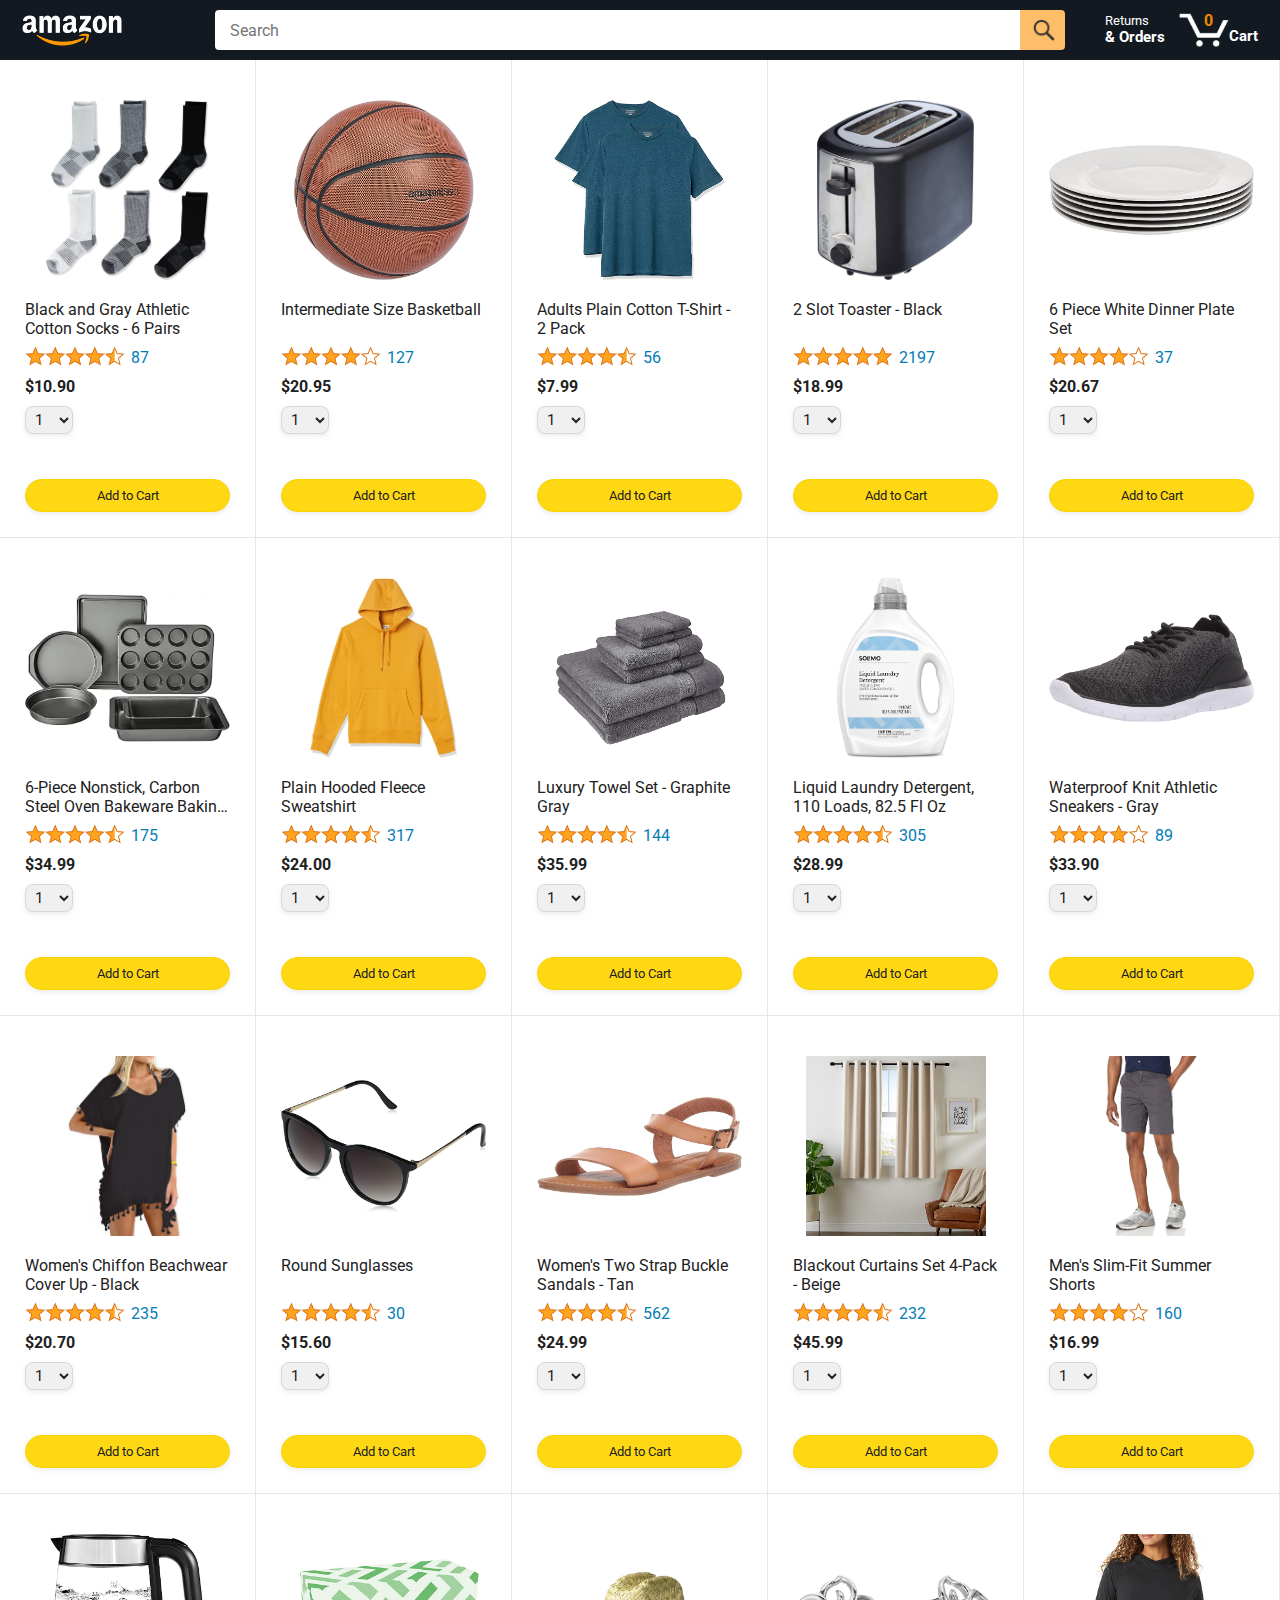
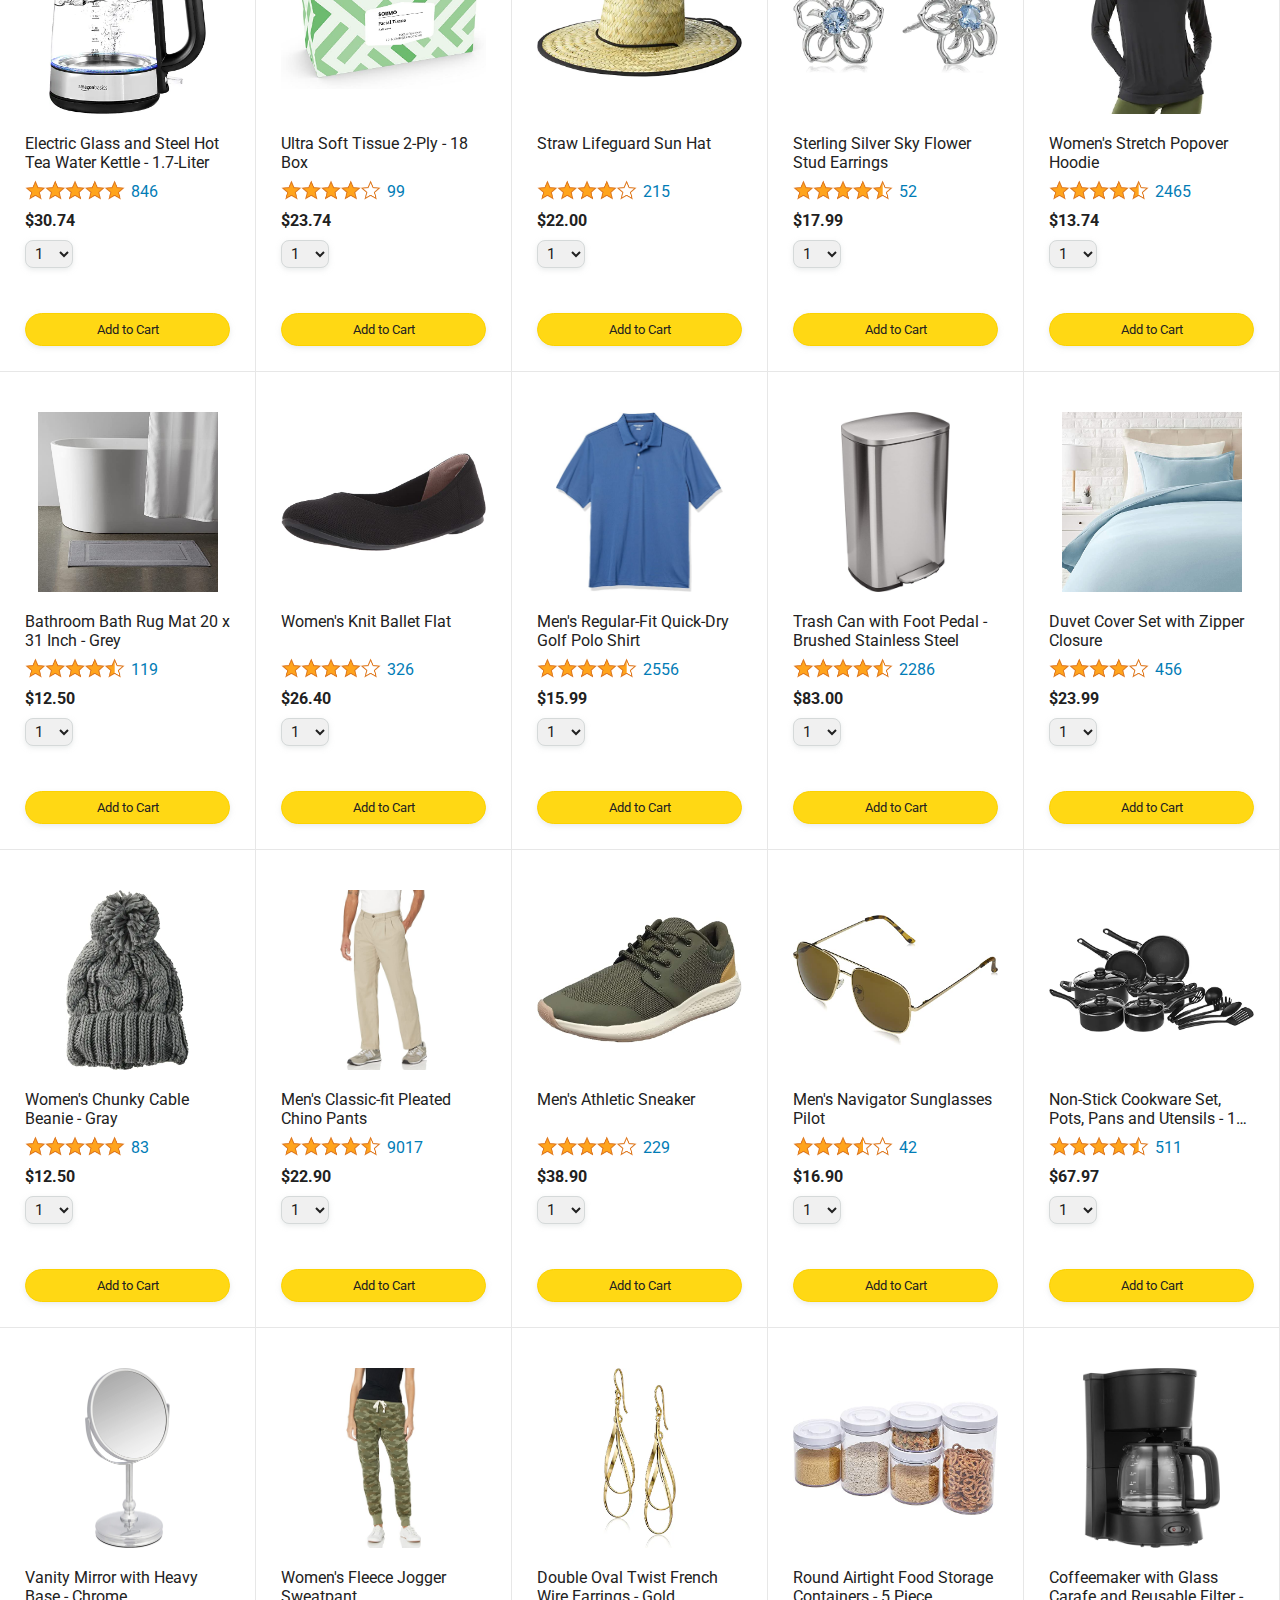
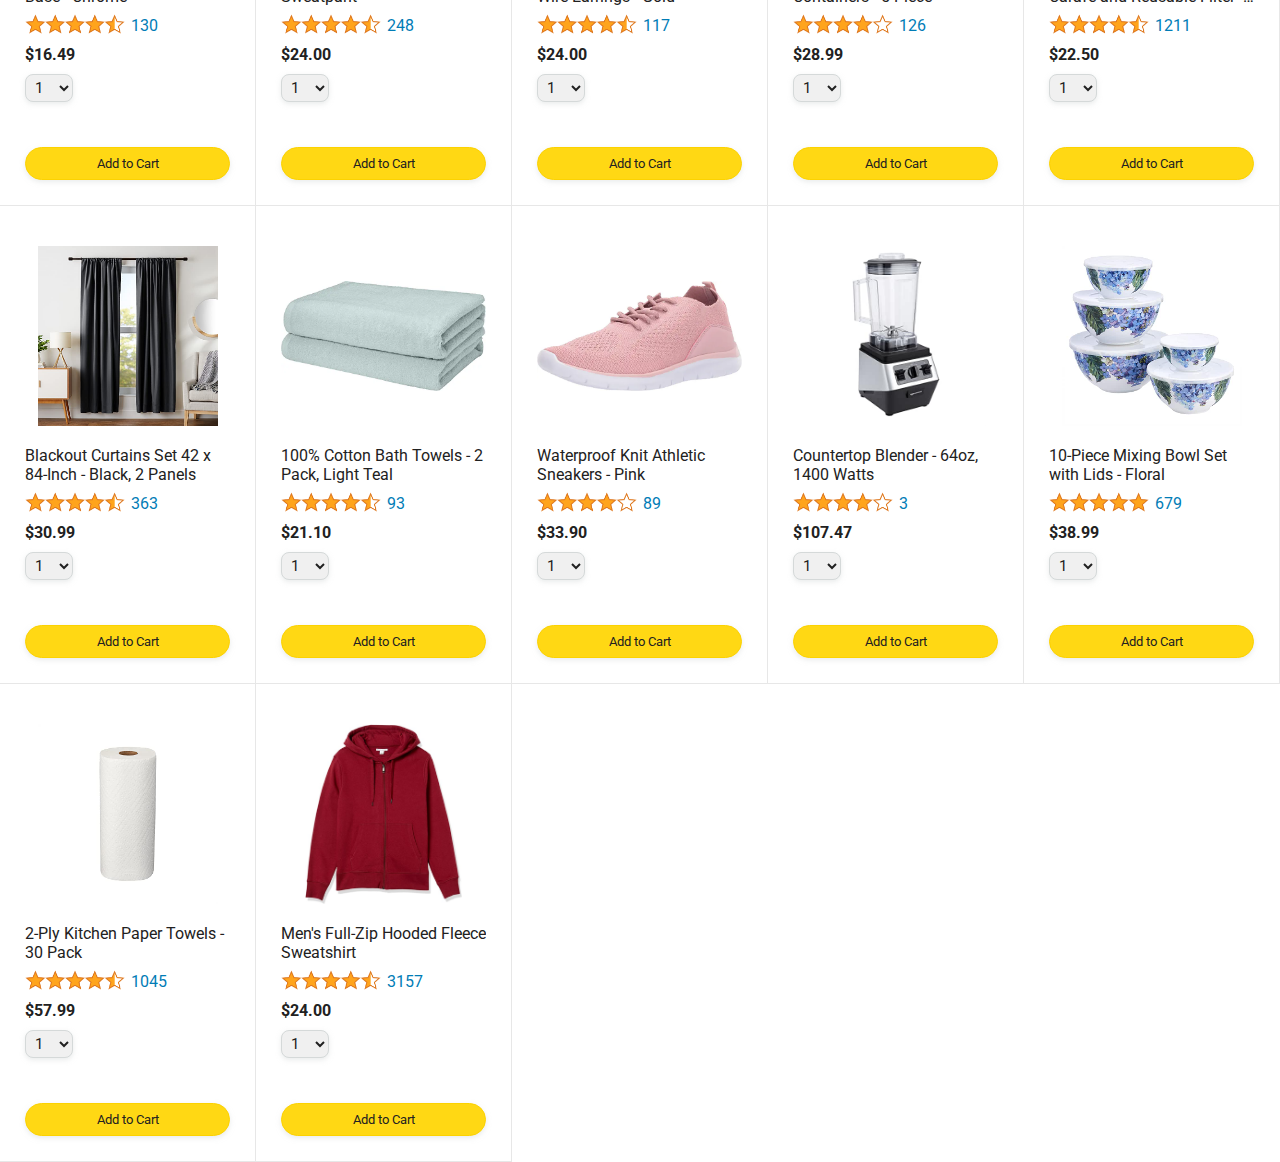
<file: index.html>
<!DOCTYPE html>
<html>
  <head>
    <title>Amazon Project</title>

    <!-- This code is needed for responsive design to work.
      (Responsive design = make the website look good on
      smaller screen sizes like a phone or a tablet). -->
    <meta name="viewport" content="width=device-width, initial-scale=1">

    <!-- Load a font called Roboto from Google Fonts. -->
    <link rel="preconnect" href="https://fonts.googleapis.com">
    <link rel="preconnect" href="https://fonts.gstatic.com" crossorigin>
    <link href="https://fonts.googleapis.com/css2?family=Roboto:wght@400;500;700&display=swap" rel="stylesheet">

    <!-- Here are the CSS files for this page. -->
    <link rel="stylesheet" href="styles/shared/general.css">
    <link rel="stylesheet" href="styles/shared/amazon-header.css">
    <link rel="stylesheet" href="styles/pages/amazon.css">
  </head>
  <body>
    <div class="amazon-header">
      <div class="amazon-header-left-section">
        <a href="index.html" class="header-link">
          <img class="amazon-logo"
            src="images/amazon-logo-white.png">
          <img class="amazon-mobile-logo"
            src="images/amazon-mobile-logo-white.png">
        </a>
      </div>

      <div class="amazon-header-middle-section">
        <input class="search-bar" type="text" placeholder="Search">

        <button class="search-button">
          <img class="search-icon" src="images/icons/search-icon.png">
        </button>
      </div>

      <div class="amazon-header-right-section">
        <a class="orders-link header-link" href="orders.html">
          <span class="returns-text">Returns</span>
          <span class="orders-text">& Orders</span>
        </a>

        <a class="cart-link header-link" href="checkout.html">
          <img class="cart-icon" src="images/icons/cart-icon.png">
          <div class="cart-quantity js-cart-quantity"></div>
          <div class="cart-text">Cart</div>
        </a>
      </div>
    </div>
    
    <div class="main">
      <div class="products-grid js-products-grid">

      </div>
    </div>


    <script type="module" src="scripts/amazon.js"></script>
  </body>
</html>
</file>
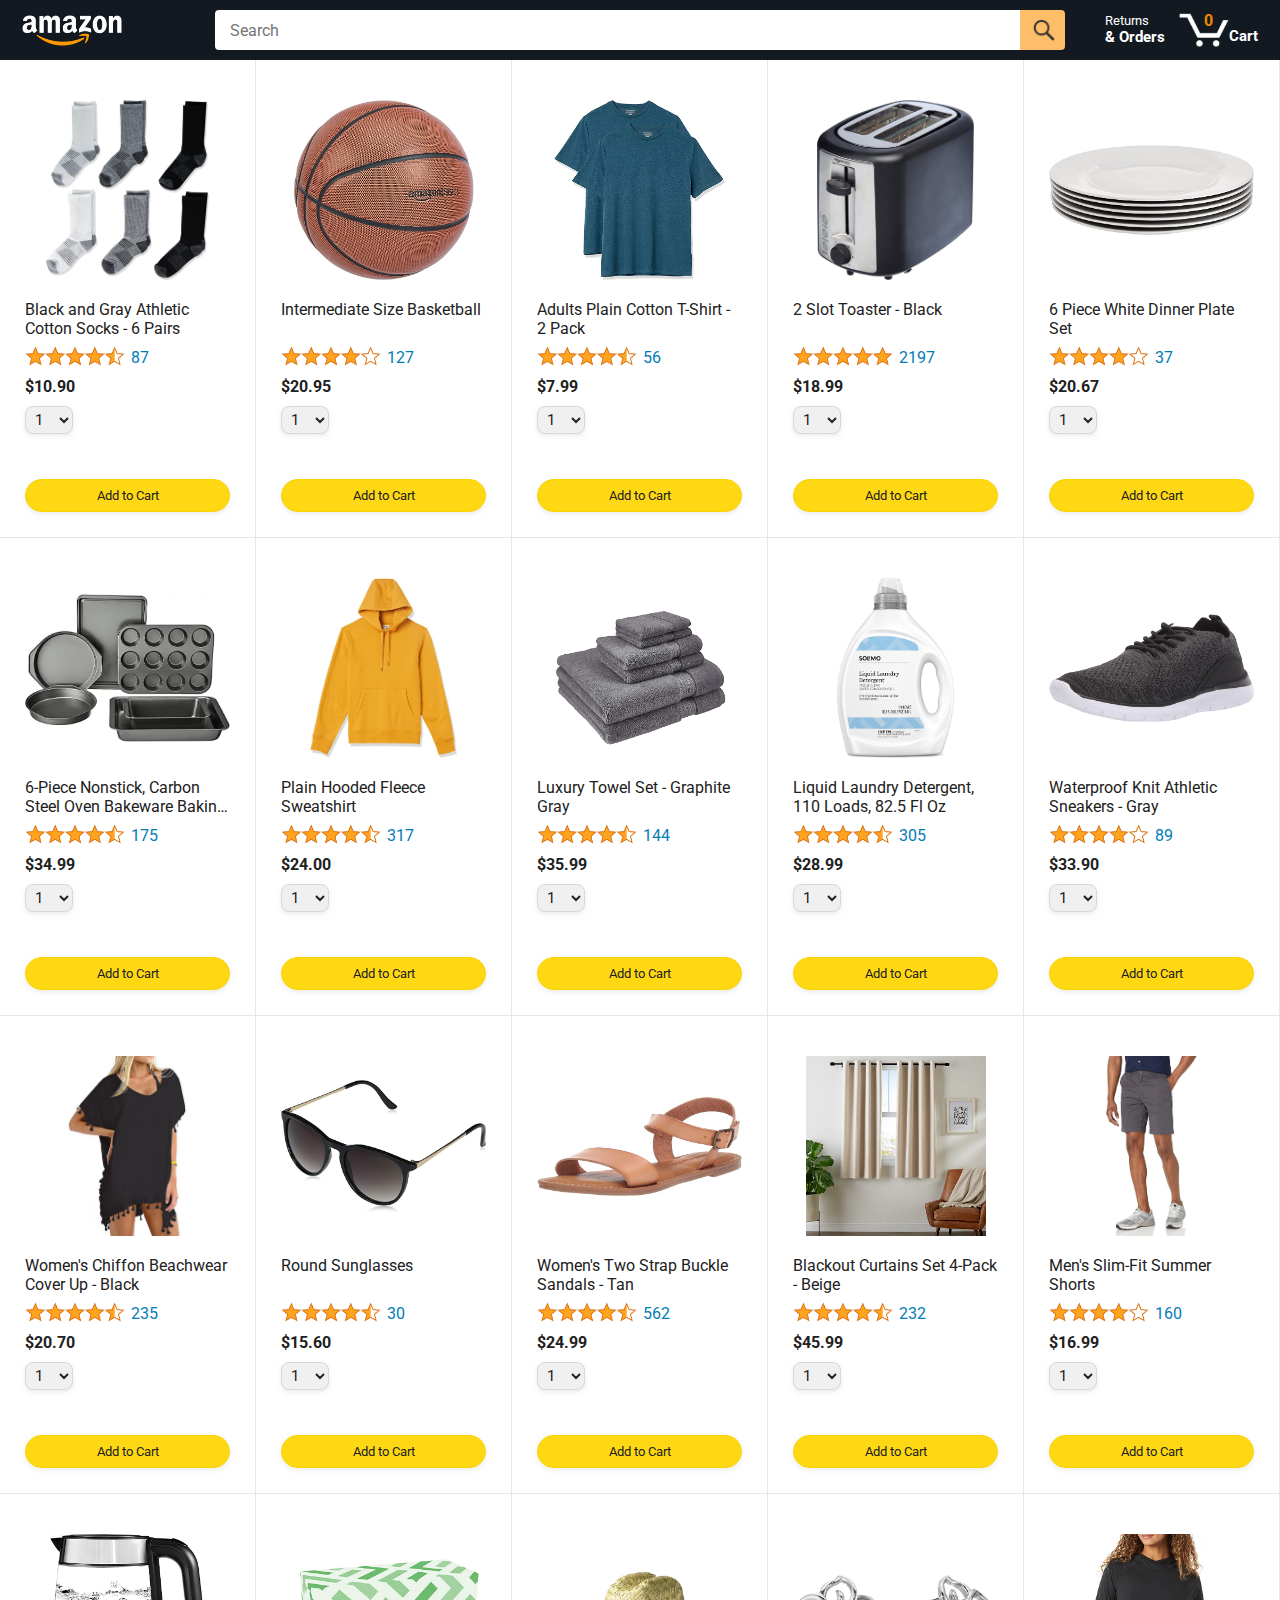
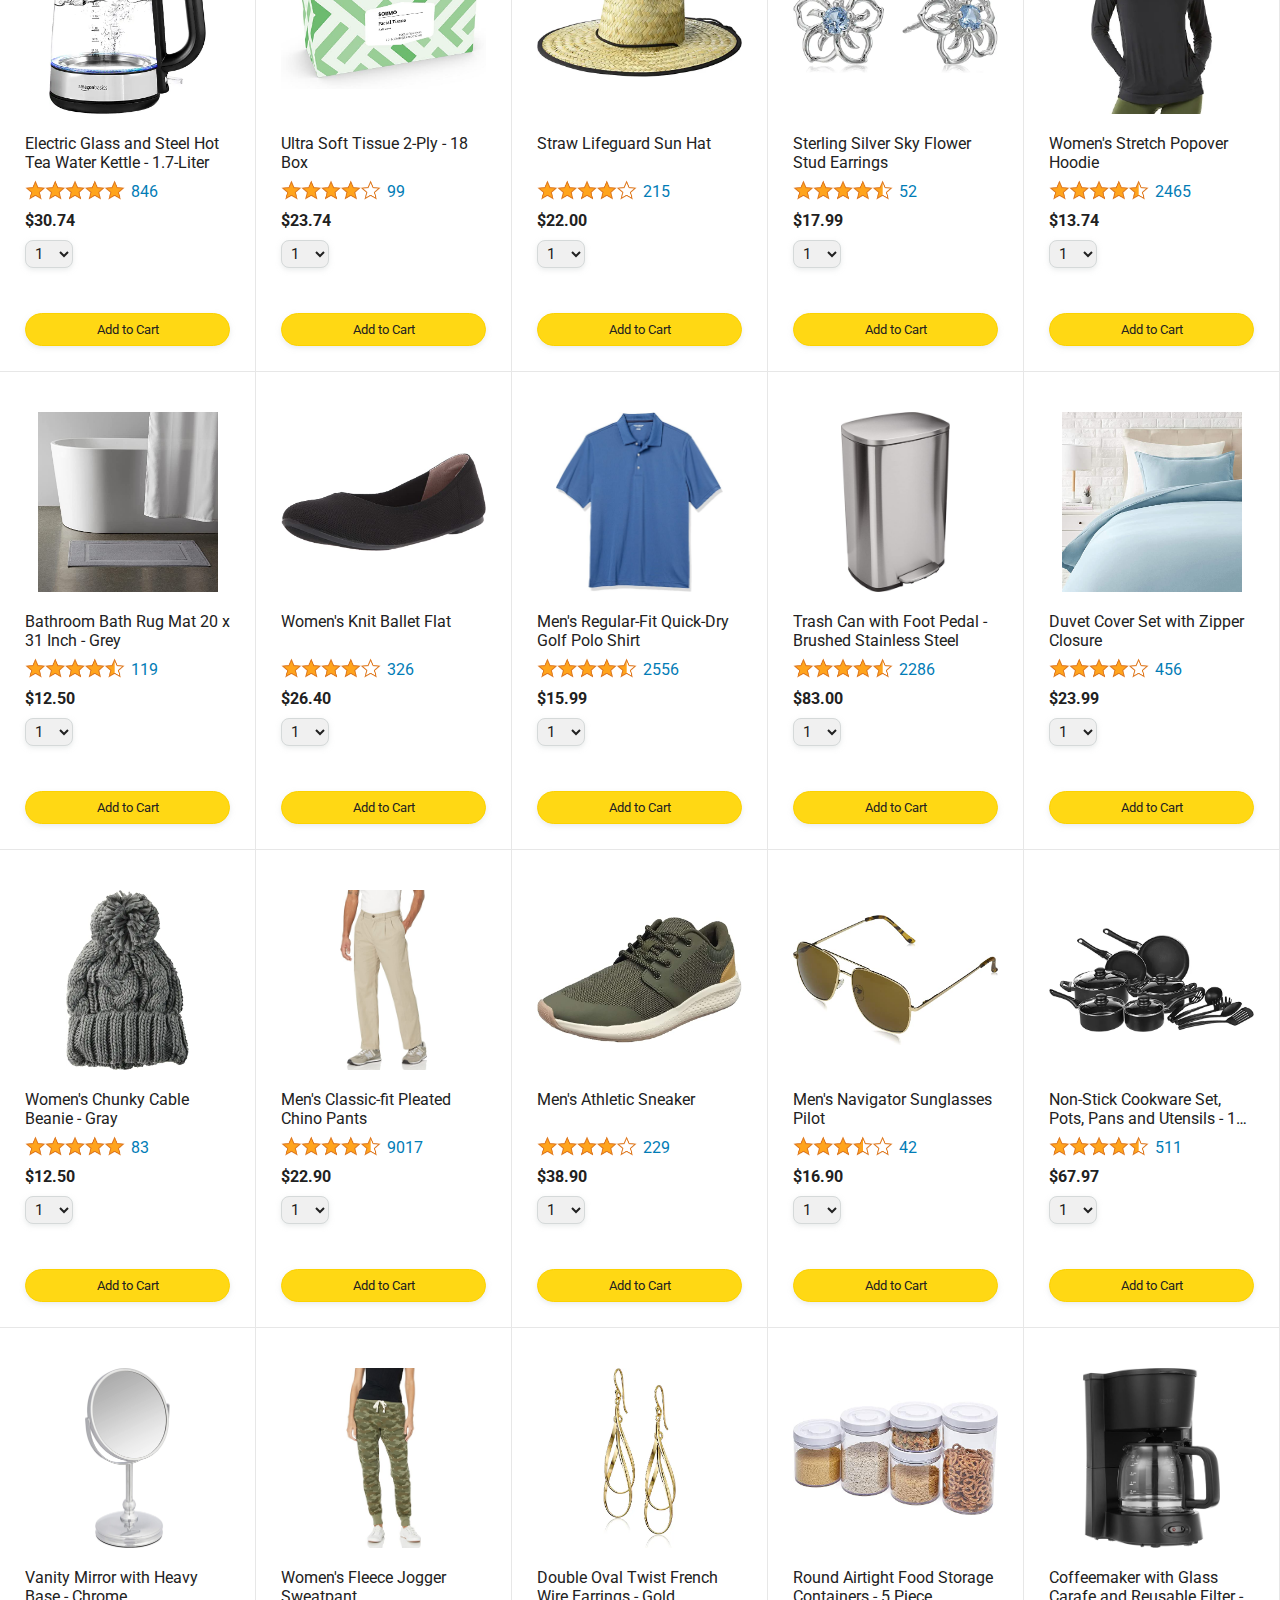
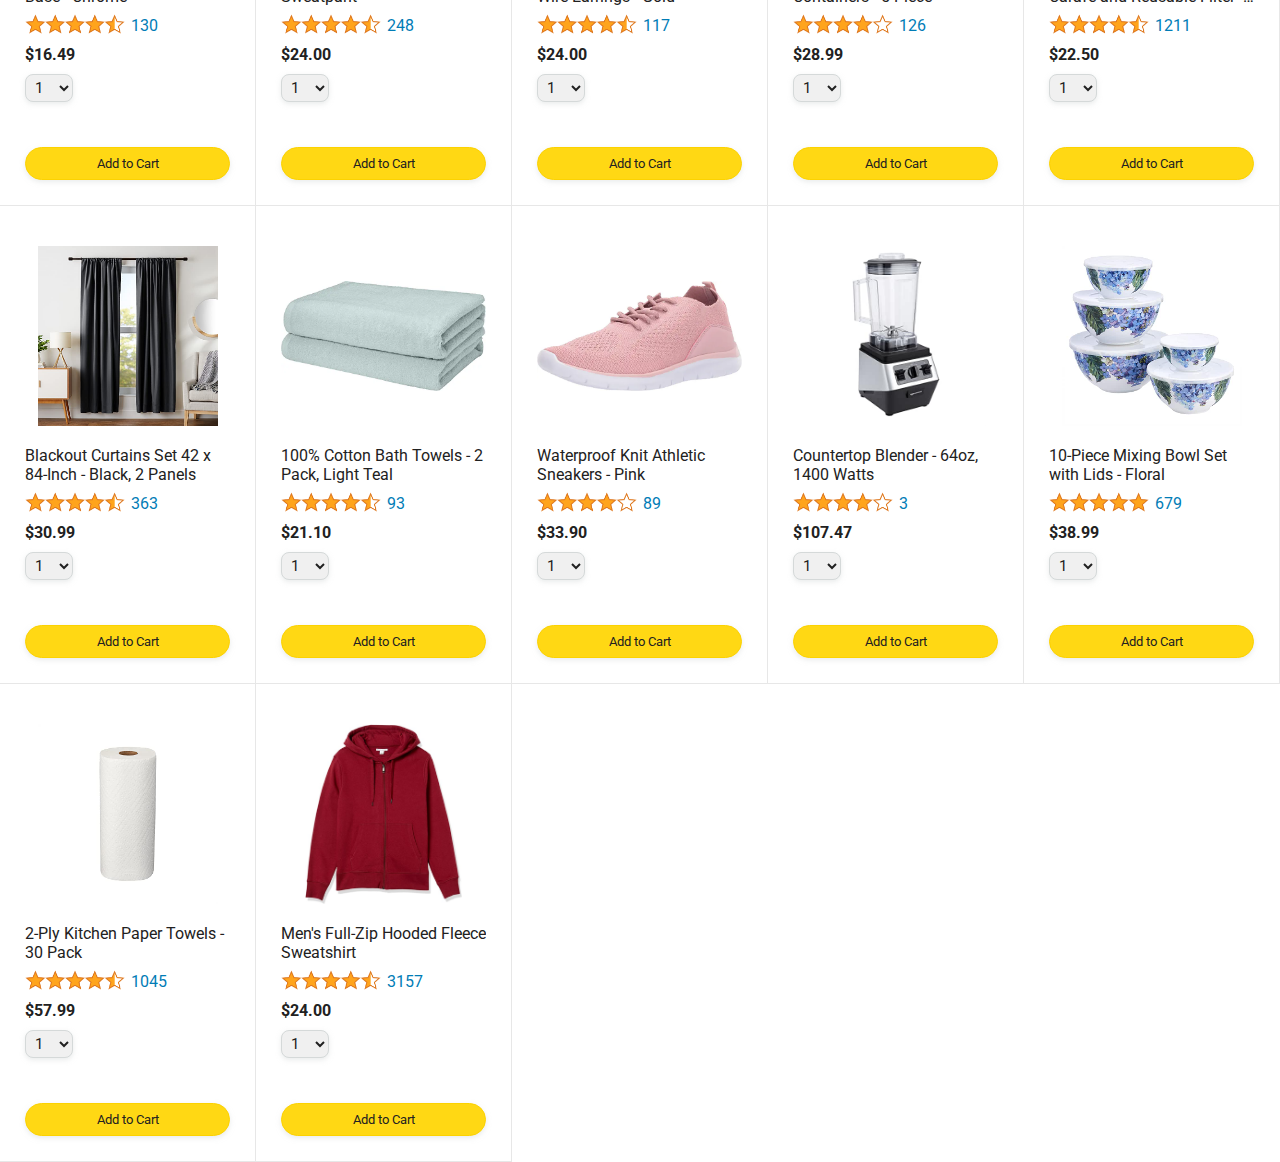
<file: amazon.html>
<!DOCTYPE html>
<html>
  <head>
    <title>Amazon Project</title>

    <!-- This code is needed for responsive design to work.
      (Responsive design = make the website look good on
      smaller screen sizes like a phone or a tablet). -->
    <meta name="viewport" content="width=device-width, initial-scale=1">

    <!-- Load a font called Roboto from Google Fonts. -->
    <link rel="preconnect" href="https://fonts.googleapis.com">
    <link rel="preconnect" href="https://fonts.gstatic.com" crossorigin>
    <link href="https://fonts.googleapis.com/css2?family=Roboto:wght@400;500;700&display=swap" rel="stylesheet">

    <!-- Here are the CSS files for this page. -->
    <link rel="stylesheet" href="styles/shared/general.css">
    <link rel="stylesheet" href="styles/shared/amazon-header.css">
    <link rel="stylesheet" href="styles/pages/amazon.css">
  </head>
  <body>
    <div class="amazon-header">
      <div class="amazon-header-left-section">
        <a href="amazon.html" class="header-link">
          <img class="amazon-logo"
            src="images/amazon-logo-white.png">
          <img class="amazon-mobile-logo"
            src="images/amazon-mobile-logo-white.png">
        </a>
      </div>

      <div class="amazon-header-middle-section">
        <input class="search-bar" type="text" placeholder="Search">

        <button class="search-button">
          <img class="search-icon" src="images/icons/search-icon.png">
        </button>
      </div>

      <div class="amazon-header-right-section">
        <a class="orders-link header-link" href="orders.html">
          <span class="returns-text">Returns</span>
          <span class="orders-text">& Orders</span>
        </a>

        <a class="cart-link header-link" href="checkout.html">
          <img class="cart-icon" src="images/icons/cart-icon.png">
          <div class="cart-quantity js-cart-quantity"></div>
          <div class="cart-text">Cart</div>
        </a>
      </div>
    </div>
    
    <div class="main">
      <div class="products-grid js-products-grid">

      </div>
    </div>


    <script type="module" src="scripts/amazon.js"></script>
  </body>
</html>
</file>
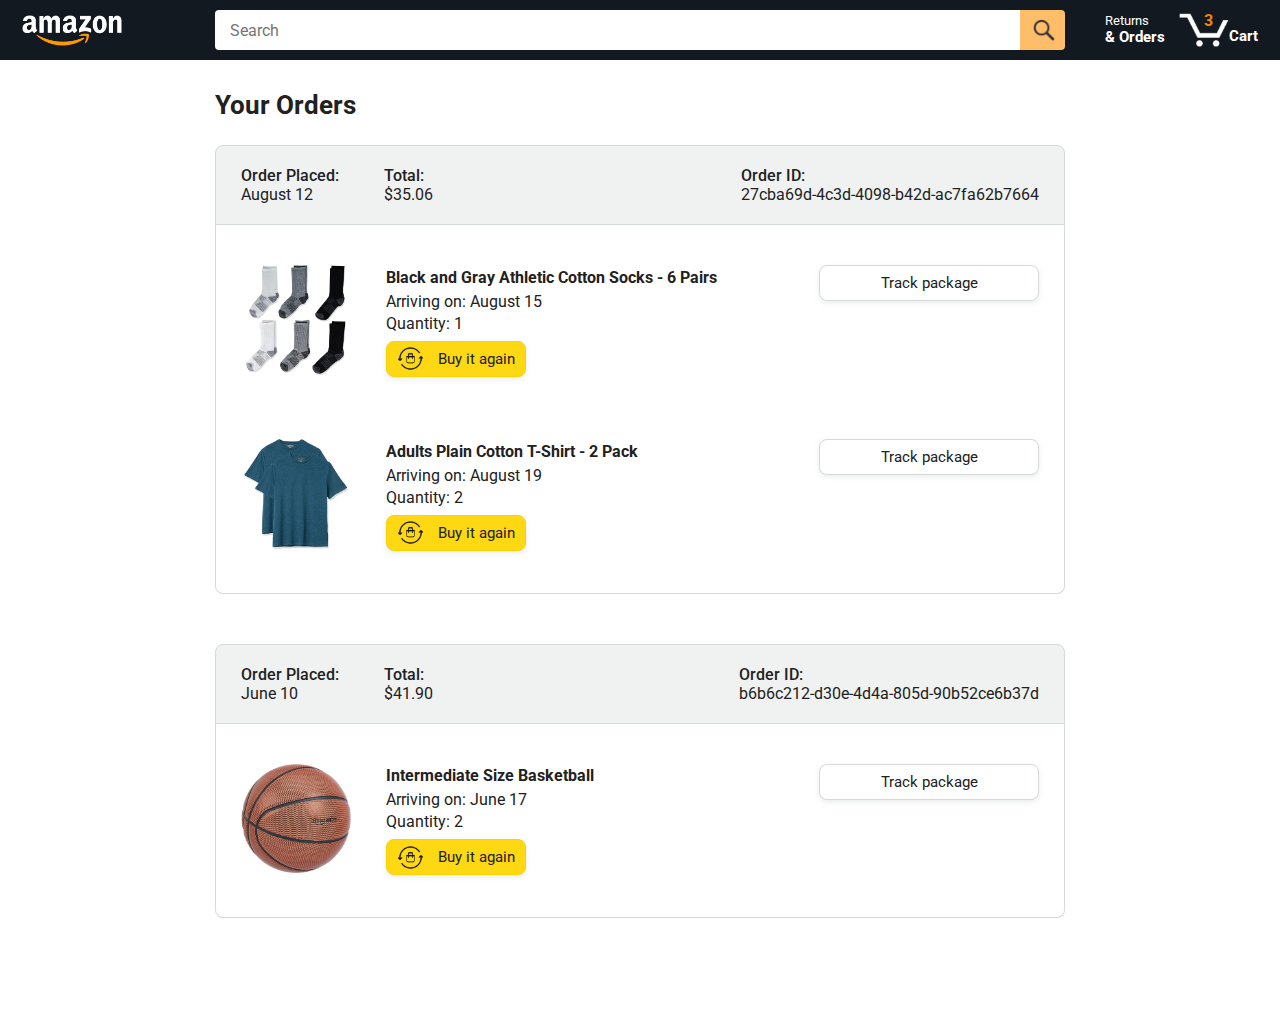
<file: orders.html>
<!DOCTYPE html>
<html>
  <head>
    <title>Orders</title>

    <!-- This code is needed for responsive design to work.
      (Responsive design = make the website look good on
      smaller screen sizes like a phone or a tablet). -->
    <meta name="viewport" content="width=device-width, initial-scale=1">

    <!-- Load a font called Roboto from Google Fonts. -->
    <link rel="preconnect" href="https://fonts.googleapis.com">
    <link rel="preconnect" href="https://fonts.gstatic.com" crossorigin>
    <link href="https://fonts.googleapis.com/css2?family=Roboto:wght@400;500;700&display=swap" rel="stylesheet">

    <!-- Here are the CSS files for this page. -->
    <link rel="stylesheet" href="styles/shared/general.css">
    <link rel="stylesheet" href="styles/shared/amazon-header.css">
    <link rel="stylesheet" href="styles/pages/orders.css">
  </head>
  <body>
    <div class="amazon-header">
      <div class="amazon-header-left-section">
        <a href="index.html" class="header-link">
          <img class="amazon-logo"
            src="images/amazon-logo-white.png">
          <img class="amazon-mobile-logo"
            src="images/amazon-mobile-logo-white.png">
        </a>
      </div>

      <div class="amazon-header-middle-section">
        <input class="search-bar" type="text" placeholder="Search">

        <button class="search-button">
          <img class="search-icon" src="images/icons/search-icon.png">
        </button>
      </div>

      <div class="amazon-header-right-section">
        <a class="orders-link header-link" href="orders.html">
          <span class="returns-text">Returns</span>
          <span class="orders-text">& Orders</span>
        </a>

        <a class="cart-link header-link" href="checkout.html">
          <img class="cart-icon" src="images/icons/cart-icon.png">
          <div class="cart-quantity">3</div>
          <div class="cart-text">Cart</div>
        </a>
      </div>
    </div>

    <div class="main">
      <div class="page-title">Your Orders</div>

      <div class="orders-grid">
        <div class="order-container">
          
          <div class="order-header">
            <div class="order-header-left-section">
              <div class="order-date">
                <div class="order-header-label">Order Placed:</div>
                <div>August 12</div>
              </div>
              <div class="order-total">
                <div class="order-header-label">Total:</div>
                <div>$35.06</div>
              </div>
            </div>

            <div class="order-header-right-section">
              <div class="order-header-label">Order ID:</div>
              <div>27cba69d-4c3d-4098-b42d-ac7fa62b7664</div>
            </div>
          </div>

          <div class="order-details-grid">
            <div class="product-image-container">
              <img src="images/products/athletic-cotton-socks-6-pairs.jpg">
            </div>

            <div class="product-details">
              <div class="product-name">
                Black and Gray Athletic Cotton Socks - 6 Pairs
              </div>
              <div class="product-delivery-date">
                Arriving on: August 15
              </div>
              <div class="product-quantity">
                Quantity: 1
              </div>
              <button class="buy-again-button button-primary">
                <img class="buy-again-icon" src="images/icons/buy-again.png">
                <span class="buy-again-message">Buy it again</span>
              </button>
            </div>

            <div class="product-actions">
              <a href="tracking.html">
                <button class="track-package-button button-secondary">
                  Track package
                </button>
              </a>
            </div>

            <div class="product-image-container">
              <img src="images/products/adults-plain-cotton-tshirt-2-pack-teal.jpg">
            </div>

            <div class="product-details">
              <div class="product-name">
                Adults Plain Cotton T-Shirt - 2 Pack
              </div>
              <div class="product-delivery-date">
                Arriving on: August 19
              </div>
              <div class="product-quantity">
                Quantity: 2
              </div>
              <button class="buy-again-button button-primary">
                <img class="buy-again-icon" src="images/icons/buy-again.png">
                <span class="buy-again-message">Buy it again</span>
              </button>
            </div>

            <div class="product-actions">
              <a href="tracking.html">
                <button class="track-package-button button-secondary">
                  Track package
                </button>
              </a>
            </div>
          </div>
        </div>

        <div class="order-container">

          <div class="order-header">
            <div class="order-header-left-section">
              <div class="order-date">
                <div class="order-header-label">Order Placed:</div>
                <div>June 10</div>
              </div>
              <div class="order-total">
                <div class="order-header-label">Total:</div>
                <div>$41.90</div>
              </div>
            </div>

            <div class="order-header-right-section">
              <div class="order-header-label">Order ID:</div>
              <div>b6b6c212-d30e-4d4a-805d-90b52ce6b37d</div>
            </div>
          </div>

          <div class="order-details-grid">
            <div class="product-image-container">
              <img src="images/products/intermediate-composite-basketball.jpg">
            </div>

            <div class="product-details">
              <div class="product-name">
                Intermediate Size Basketball
              </div>
              <div class="product-delivery-date">
                Arriving on: June 17
              </div>
              <div class="product-quantity">
                Quantity: 2
              </div>
              <button class="buy-again-button button-primary">
                <img class="buy-again-icon" src="images/icons/buy-again.png">
                <span class="buy-again-message">Buy it again</span>
              </button>
            </div>

            <div class="product-actions">
              <a href="tracking.html">
                <button class="track-package-button button-secondary">
                  Track package
                </button>
              </a>
            </div>
          </div>
        </div>
      </div>
    </div>
  </body>
</html>
</file>
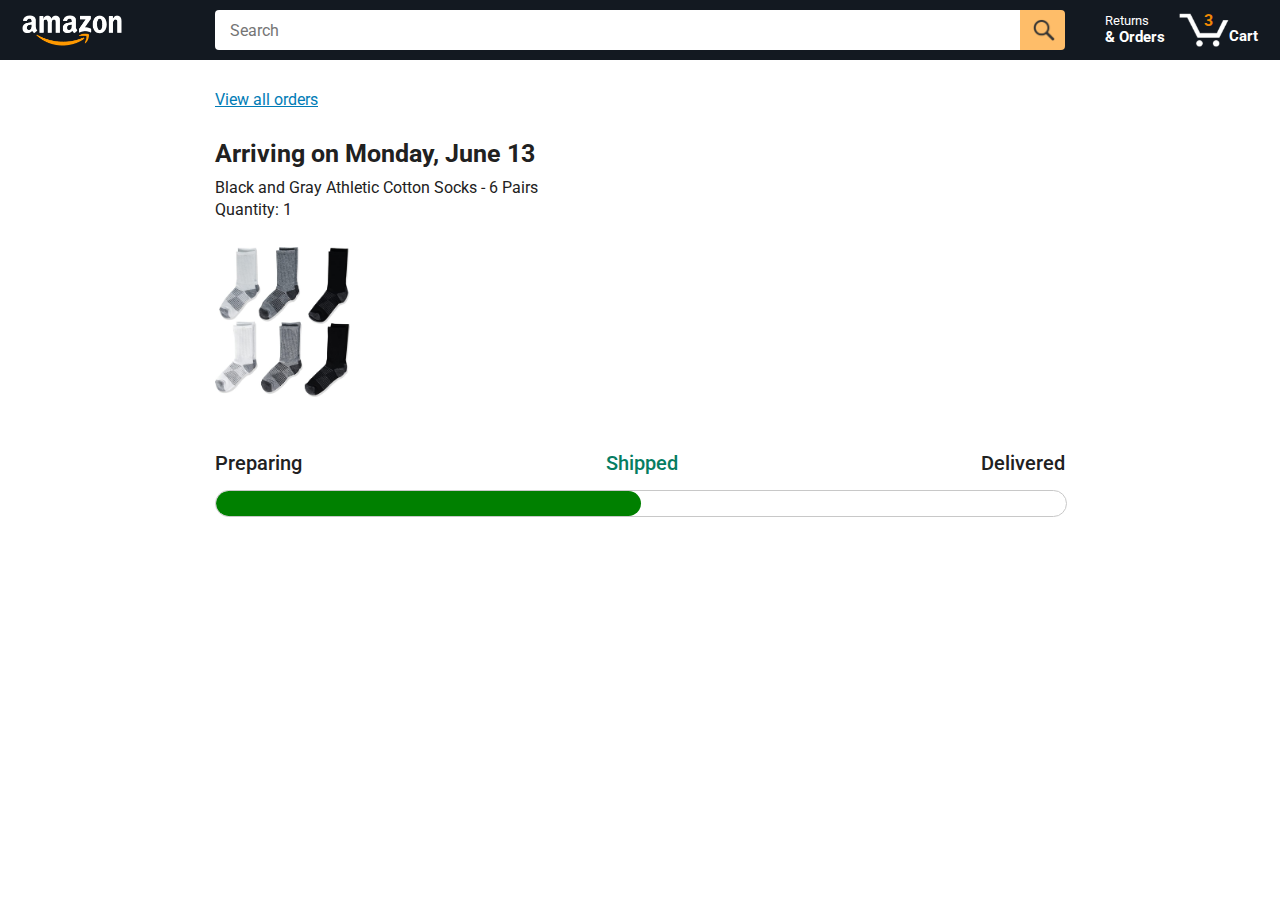
<file: tracking.html>
<!DOCTYPE html>
<html>
  <head>
    <title>Tracking</title>

    <!-- This code is needed for responsive design to work.
      (Responsive design = make the website look good on
      smaller screen sizes like a phone or a tablet). -->
    <meta name="viewport" content="width=device-width, initial-scale=1">

    <!-- Load a font called Roboto from Google Fonts. -->
    <link rel="preconnect" href="https://fonts.googleapis.com">
    <link rel="preconnect" href="https://fonts.gstatic.com" crossorigin>
    <link href="https://fonts.googleapis.com/css2?family=Roboto:wght@400;500;700&display=swap" rel="stylesheet">

    <!-- Here are the CSS files for this page. -->
    <link rel="stylesheet" href="styles/shared/general.css">
    <link rel="stylesheet" href="styles/shared/amazon-header.css">
    <link rel="stylesheet" href="styles/pages/tracking.css">
  </head>
  <body>
    <div class="amazon-header">
      <div class="amazon-header-left-section">
        <a href="index.html" class="header-link">
          <img class="amazon-logo"
            src="images/amazon-logo-white.png">
          <img class="amazon-mobile-logo"
            src="images/amazon-mobile-logo-white.png">
        </a>
      </div>

      <div class="amazon-header-middle-section">
        <input class="search-bar" type="text" placeholder="Search">

        <button class="search-button">
          <img class="search-icon" src="images/icons/search-icon.png">
        </button>
      </div>

      <div class="amazon-header-right-section">
        <a class="orders-link header-link" href="orders.html">
          <span class="returns-text">Returns</span>
          <span class="orders-text">& Orders</span>
        </a>

        <a class="cart-link header-link" href="checkout.html">
          <img class="cart-icon" src="images/icons/cart-icon.png">
          <div class="cart-quantity">3</div>
          <div class="cart-text">Cart</div>
        </a>
      </div>
    </div>

    <div class="main">
      <div class="order-tracking">
        <a class="back-to-orders-link link-primary" href="orders.html">
          View all orders
        </a>

        <div class="delivery-date">
          Arriving on Monday, June 13
        </div>

        <div class="product-info">
          Black and Gray Athletic Cotton Socks - 6 Pairs
        </div>

        <div class="product-info">
          Quantity: 1
        </div>

        <img class="product-image" src="images/products/athletic-cotton-socks-6-pairs.jpg">

        <div class="progress-labels-container">
          <div class="progress-label">
            Preparing
          </div>
          <div class="progress-label current-status">
            Shipped
          </div>
          <div class="progress-label">
            Delivered
          </div>
        </div>

        <div class="progress-bar-container">
          <div class="progress-bar"></div>
        </div>
      </div>
    </div>
  </body>
</html>
</file>
<file: styles/shared/general.css>
body {
  font-family: Roboto, Arial;
  color: rgb(33, 33, 33);
  /* The <body> element has a default margin of 8px
     on all sides. This removes the default margins. */
  margin: 0;
}

/* <p> elements have a default margin on the top
   and bottom. This removes the default margins. */
p {
  margin: 0;
}

button {
  cursor: pointer;
}

select {
  cursor: pointer;
}

input, select, button {
  font-family: Roboto, Arial;
}

.button-primary {
  color: rgb(33, 33, 33);
  background-color: rgb(255, 216, 20);
  border: 1px solid rgb(252, 210, 0);
  border-radius: 8px;
  cursor: pointer;
  box-shadow: 0 2px 5px rgba(213, 217, 217, 0.5);
}

.button-primary:hover {
  background-color: rgb(247, 202, 0);
  border: 1px solid rgb(242, 194, 0);
}

.button-primary:active {
  background: rgb(255, 216, 20);
  border-color: rgb(252, 210, 0);
  box-shadow: none;
}

.button-secondary {
  color: rgb(33, 33, 33);
  background: white;
  border: 1px solid rgb(213, 217, 217);
  border-radius: 8px;
  cursor: pointer;
  box-shadow: 0 2px 5px rgba(213, 217, 217, 0.5);
}

.button-secondary:hover {
  background-color: rgb(247, 250, 250);
}

.button-secondary:active {
  background-color: rgb(237, 253, 255);
  box-shadow: none;
}

/* These styles will limit text to 2 lines. Anything
   beyond 2 lines will be replaced with "..."
   You can find this code by using an A.I. tool or by
   searching in Google.
   https://css-tricks.com/almanac/properties/l/line-clamp/ */
.limit-text-to-2-lines {
  display: -webkit-box;
  -webkit-line-clamp: 2;
  -webkit-box-orient: vertical;
  overflow: hidden;
}

.link-primary {
  color: rgb(1, 124, 182);
  cursor: pointer;
}

.link-primary:hover {
  color: rgb(196, 80, 0);
}

/* Styles for dropdown selectors. */
select {
  color: rgb(33, 33, 33);
  background-color: rgb(240, 240, 240);
  border: 1px solid rgb(213, 217, 217);
  border-radius: 8px;
  padding: 3px 5px;
  font-size: 15px;
  cursor: pointer;
  box-shadow: 0 2px 5px rgba(213, 217, 217, 0.5);
}

select:focus,
input:focus {
  outline: 2px solid rgb(255, 153, 0);
}
</file>
<file: styles/shared/amazon-header.css>
.amazon-header {
  background-color: rgb(19, 25, 33);
  color: white;
  padding-left: 15px;
  padding-right: 15px;

  display: flex;
  align-items: center;
  justify-content: space-between;

  position: fixed;
  top: 0;
  left: 0;
  right: 0;
  height: 60px;
}

.amazon-header-left-section {
  width: 180px;
}

@media (max-width: 800px) {
  .amazon-header-left-section {
    width: unset;
  }
}

.header-link {
  display: inline-block;
  padding: 6px;
  border-radius: 2px;
  cursor: pointer;
  text-decoration: none;
  border: 1px solid rgba(0, 0, 0, 0);
}

.header-link:hover {
  border: 1px solid white;
}

.amazon-logo {
  width: 100px;
  margin-top: 5px;
}

.amazon-mobile-logo {
  display: none;
}

@media (max-width: 575px) {
  .amazon-logo {
    display: none;
  }

  .amazon-mobile-logo {
    display: block;
    height: 35px;
    margin-top: 5px;
  }
}

.amazon-header-middle-section {
  flex: 1;
  max-width: 850px;
  margin-left: 10px;
  margin-right: 10px;
  display: flex;
}

.search-bar {
  flex: 1;
  width: 0;
  font-size: 16px;
  height: 38px;
  padding-left: 15px;
  border: none;
  border-top-left-radius: 4px;
  border-bottom-left-radius: 4px;
  border-top-right-radius: 0;
  border-bottom-right-radius: 0;
}

.search-button {
  background-color: rgb(254, 189, 105);
  border: none;
  width: 45px;
  height: 40px;
  border-top-right-radius: 4px;
  border-bottom-right-radius: 4px;
  flex-shrink: 0;
}

.search-icon {
  height: 22px;
  margin-left: 2px;
  margin-top: 3px;
}

.amazon-header-right-section {
  width: 180px;
  flex-shrink: 0;
  display: flex;
  justify-content: end;
}

.orders-link {
  color: white;
}

.returns-text {
  display: block;
  font-size: 13px;
}

.orders-text {
  display: block;
  font-size: 15px;
  font-weight: 700;
}

.cart-link {
  color: white;
  display: flex;
  align-items: center;
  position: relative;
}

.cart-icon {
  width: 50px;
}

.cart-text {
  margin-top: 12px;
  font-size: 15px;
  font-weight: 700;
}

.cart-quantity {
  color: rgb(240, 136, 4);
  font-size: 16px;
  font-weight: 700;

  position: absolute;
  top: 4px;
  left: 22px;
  
  width: 26px;
  text-align: center;
}
</file>
<file: styles/pages/amazon.css>
.main {
  margin-top: 60px;
}

.products-grid {
  display: grid;

  /* - In CSS Grid, 1fr means a column will take up the
       remaining space in the grid.
     - If we write 1fr 1fr ... 1fr; 8 times, this will
       divide the grid into 8 columns, each taking up an
       equal amount of the space.
     - repeat(8, 1fr); is a shortcut for repeating "1fr"
       8 times (instead of typing out "1fr" 8 times).
       repeat(...) is a special property that works with
       display: grid; */
  grid-template-columns: repeat(8, 1fr);
}

/* @media is used to create responsive design (making the
   website look good on any screen size). This @media
   means when the screen width is 2000px or less, we
   will divide the grid into 7 columns instead of 8. */
@media (max-width: 2000px) {
  .products-grid {
    grid-template-columns: repeat(7, 1fr);
  }
}

/* This @media means when the screen width is 1600px or
   less, we will divide the grid into 6 columns. */
@media (max-width: 1600px) {
  .products-grid {
    grid-template-columns: repeat(6, 1fr);
  }
}

@media (max-width: 1300px) {
  .products-grid {
    grid-template-columns: repeat(5, 1fr);
  }
}

@media (max-width: 1000px) {
  .products-grid {
    grid-template-columns: repeat(4, 1fr);
  }
}

@media (max-width: 800px) {
  .products-grid {
    grid-template-columns: repeat(3, 1fr);
  }
}

@media (max-width: 575px) {
  .products-grid {
    grid-template-columns: repeat(2, 1fr);
  }
}

@media (max-width: 450px) {
  .products-grid {
    grid-template-columns: 1fr;
  }
}

.product-container {
  padding-top: 40px;
  padding-bottom: 25px;
  padding-left: 25px;
  padding-right: 25px;

  border-right: 1px solid rgb(231, 231, 231);
  border-bottom: 1px solid rgb(231, 231, 231);

  display: flex;
  flex-direction: column;
}




.product-image-container {
  display: flex;
  justify-content: center;
  align-items: center;

  height: 180px;
  margin-bottom: 20px;
}

.product-image {
  /* Images will overflow their container by default. To
    prevent this, we set max-width and max-height to 100%
    so they stay inside their container. */
  max-width: 100%;
  max-height: 100%;
}

.product-name {
  height: 40px;
  margin-bottom: 5px;
}

.product-rating-container {
  display: flex;
  align-items: center;
  margin-bottom: 10px;
}

.product-rating-stars {
  width: 100px;
  margin-right: 6px;
}

.product-rating-count {
  color: rgb(1, 124, 182);
  cursor: pointer;
  margin-top: 3px;
}

.product-price {
  font-weight: 700;
  margin-bottom: 10px;
}

.product-quantity-container {
  margin-bottom: 17px;
}

.product-spacer {
  flex: 1;
}

.added-to-cart {
  color: rgb(6, 125, 98);
  font-size: 16px;

  display: flex;
  align-items: center;
  margin-bottom: 8px;

  /* At first, the "Added to cart" message will
     be invisible. Use JavaScript to change the
     opacity and make it visible. */
  opacity: 0;
  transition: opacity 2s;
}

.isAdded.added-to-cart{
  opacity: 1;
  transition: opacity 0s;
}

/* Apply fade out animation when removing isAdded class */


.added-to-cart img {
  height: 20px;
  margin-right: 5px;
}

.add-to-cart-button {
  width: 100%;
  padding: 8px;
  border-radius: 50px;
}
</file>
<file: styles/pages/orders.css>
.main {
  max-width: 850px;
  margin-top: 90px;
  margin-bottom: 100px;
  padding-left: 20px;
  padding-right: 20px;

  /* margin-left: auto;
     margin-right auto;
     Is a trick for centering an element horizontally
     without needing a container. */
  margin-left: auto;
  margin-right: auto;
}

.page-title {
  font-weight: 700;
  font-size: 26px;
  margin-bottom: 25px;
}

.orders-grid {
  display: grid;
  grid-template-columns: 1fr;
  row-gap: 50px;
}

.order-header {
  background-color: rgb(240, 242, 242);
  border: 1px solid rgb(213, 217, 217);

  display: flex;
  align-items: center;
  justify-content: space-between;

  padding: 20px 25px;
  border-top-left-radius: 8px;
  border-top-right-radius: 8px;
}

.order-header-left-section {
  display: flex;
  flex-shrink: 0;
}

.order-header-label {
  font-weight: 500;
}

.order-date,
.order-total {
  margin-right: 45px;
}

.order-header-right-section {
  flex-shrink: 1;
}

@media (max-width: 575px) {
  .order-header {
    flex-direction: column;
    align-items: start;
    line-height: 23px;
    padding: 15px;
  }

  .order-header-left-section {
    flex-direction: column;
  }

  .order-header-label {
    margin-right: 5px;
  }

  .order-date,
  .order-total {
    display: grid;
    grid-template-columns: auto 1fr;
    margin-right: 0;
  }

  .order-header-right-section {
    display: grid;
    grid-template-columns: auto 1fr;
  }
}

.order-details-grid {
  padding: 40px 25px;
  border: 1px solid rgb(213, 217, 217);
  border-top: none;
  border-bottom-left-radius: 8px;
  border-bottom-right-radius: 8px;

  display: grid;
  grid-template-columns: 110px 1fr 220px;
  column-gap: 35px;
  row-gap: 60px;
  align-items: center;
}

@media (max-width: 800px) {
  .order-details-grid {
    grid-template-columns: 110px 1fr;
    row-gap: 0;
    padding-bottom: 8px;
  }
}

@media (max-width: 450px) {
  .order-details-grid {
    grid-template-columns: 1fr;
  }
}

.product-image-container {
  text-align: center;
}

.product-image-container img {
  max-width: 110px;
  max-height: 110px;
}

.product-name {
  font-weight: 700;
  margin-bottom: 5px;
}

.product-delivery-date {
  margin-bottom: 3px;
}

.product-quantity {
  margin-bottom: 8px;
}

.buy-again-button {
  font-size: 15px;
  width: 140px;
  height: 36px;
  border-radius: 8px;

  display: flex;
  align-items: center;
  justify-content: center;
}

.buy-again-icon {
  width: 25px;
  margin-right: 15px;
}

.product-actions {
  align-self: start;
}

.track-package-button {
  width: 100%;
  font-size: 15px;
  padding: 8px;
}

@media (max-width: 800px) {
  .buy-again-button {
    margin-bottom: 10px;
  }

  .product-actions {
    /* grid-column: 2 means this element will be placed
       in column 2 in the grid. (Normally, the column that
       an element is placed in is determined by the order
       of the elements in the HTML. grid-column overrides
       this default ordering). */
    grid-column: 2;
    margin-bottom: 30px;
  }

  .track-package-button {
    width: 140px;
  }
}

@media (max-width: 450px) {
  .product-image-container {
    text-align: center;
    margin-bottom: 25px;
  }

  .product-image-container img {
    max-width: 150px;
    max-height: 150px;
  }

  .product-name {
    margin-bottom: 10px;
  }

  .product-quantity {
    margin-bottom: 15px;
  }

  .buy-again-button {
    width: 100%;
    margin-bottom: 15px;
  }

  .product-actions {
    /* grid-column: auto; undos grid-column: 2; from above.
       This element will now be placed in its normal column
       in the grid. */
    grid-column: auto;
    margin-bottom: 70px;
  }

  .track-package-button {
    width: 100%;
    padding: 12px;
  }
}
</file>
<file: styles/pages/tracking.css>
.main {
  max-width: 850px;
  margin-top: 90px;
  margin-bottom: 100px;
  padding-left: 30px;
  padding-right: 30px;

  /* margin-left: auto;
     margin-right auto;
     Is a trick for centering an element horizontally
     without needing a container. */
  margin-left: auto;
  margin-right: auto;
}

.back-to-orders-link {
  display: inline-block;
  margin-bottom: 30px;
}

.delivery-date {
  font-size: 25px;
  font-weight: 700;
  margin-bottom: 10px;
}

.product-info {
  margin-bottom: 3px;
}

.product-image {
  max-width: 150px;
  max-height: 150px;
  margin-top: 25px;
  margin-bottom: 50px;
}

.progress-labels-container {
  display: flex;
  justify-content: space-between;
  font-size: 20px;
  font-weight: 500;
  margin-bottom: 15px;
}

.current-status {
  color: rgb(6, 125, 98);
}

@media (max-width: 575px) {
  .progress-labels-container {
    font-size: 16px;
  }
}

@media (max-width: 450px) {
  .progress-labels-container {
    flex-direction: column;
    margin-bottom: 5px;
  }

  .progress-label {
    margin-bottom: 3px;
  }
}

.progress-bar-container {
  height: 25px;
  width: 100%;

  border: 1px solid rgb(200, 200, 200);
  border-radius: 50px;
  overflow: hidden;
}

.progress-bar {
  height: 100%;
  background-color: green;
  border-radius: 50px;
  width: 50%;
}
</file>
